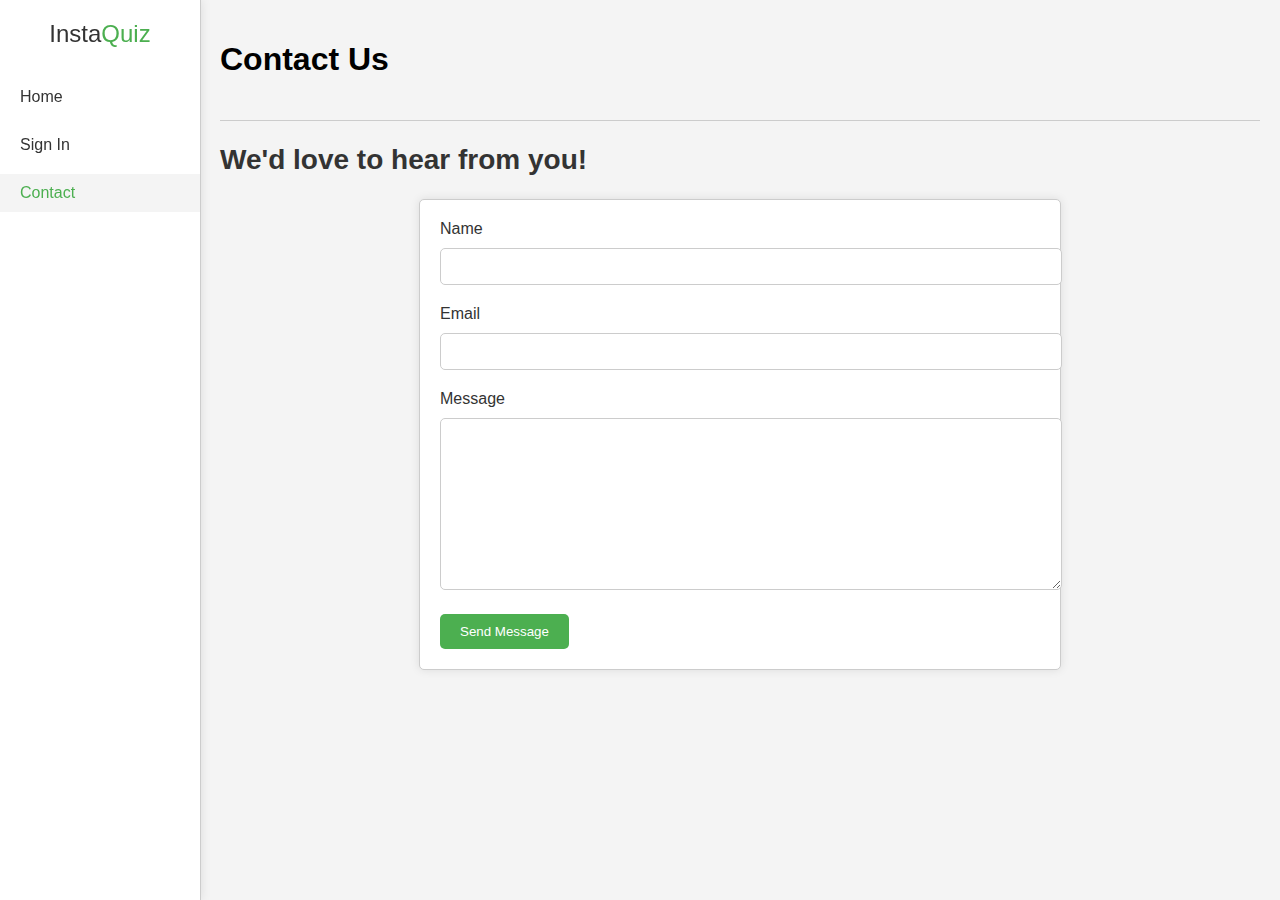
<file: InstaQuiz/html/contact.html>
<!DOCTYPE html>
<html lang="en">
<head>
    <meta charset="UTF-8">
    <meta name="viewport" content="width=device-width, initial-scale=1.0">
    <title>Contact - InstaQuiz</title>
    <link rel="stylesheet" href="../css/contact.css">
     
</head>
<body>
    <div class="sidebar">
        <div class="logo">
            Insta<span class="highlight">Quiz</span>
        </div>
        <nav>
            <ul>
                <li><a href="/InstaQuiz/InstaQuiz/html/home.html">Home</a></li>
                <li><a href="/InstaQuiz/InstaQuiz/html/signin.html">Sign In</a></li>
                <li><a class="active" href="/InstaQuiz/InstaQuiz/html/contact.html">Contact</a></li>
            </ul>
        </nav>
    </div>

    <div class="main-content">
        <header>
            <h1>Contact Us</h1>
        </header>

        <div class="content">
            <h2>We'd love to hear from you!</h2>
            <div class="contact-form">
                <form action="#" method="post">
                    <label for="name">Name</label>
                    <input type="text" id="name" name="name" required>

                    <label for="email">Email</label>
                    <input type="email" id="email" name="email" required>

                    <label for="message">Message</label>
                    <textarea id="message" name="message" required></textarea>

                    <button type="submit">Send Message</button>
                </form>
            </div>
        </div>
    </div>
</body>
</html>
</file>
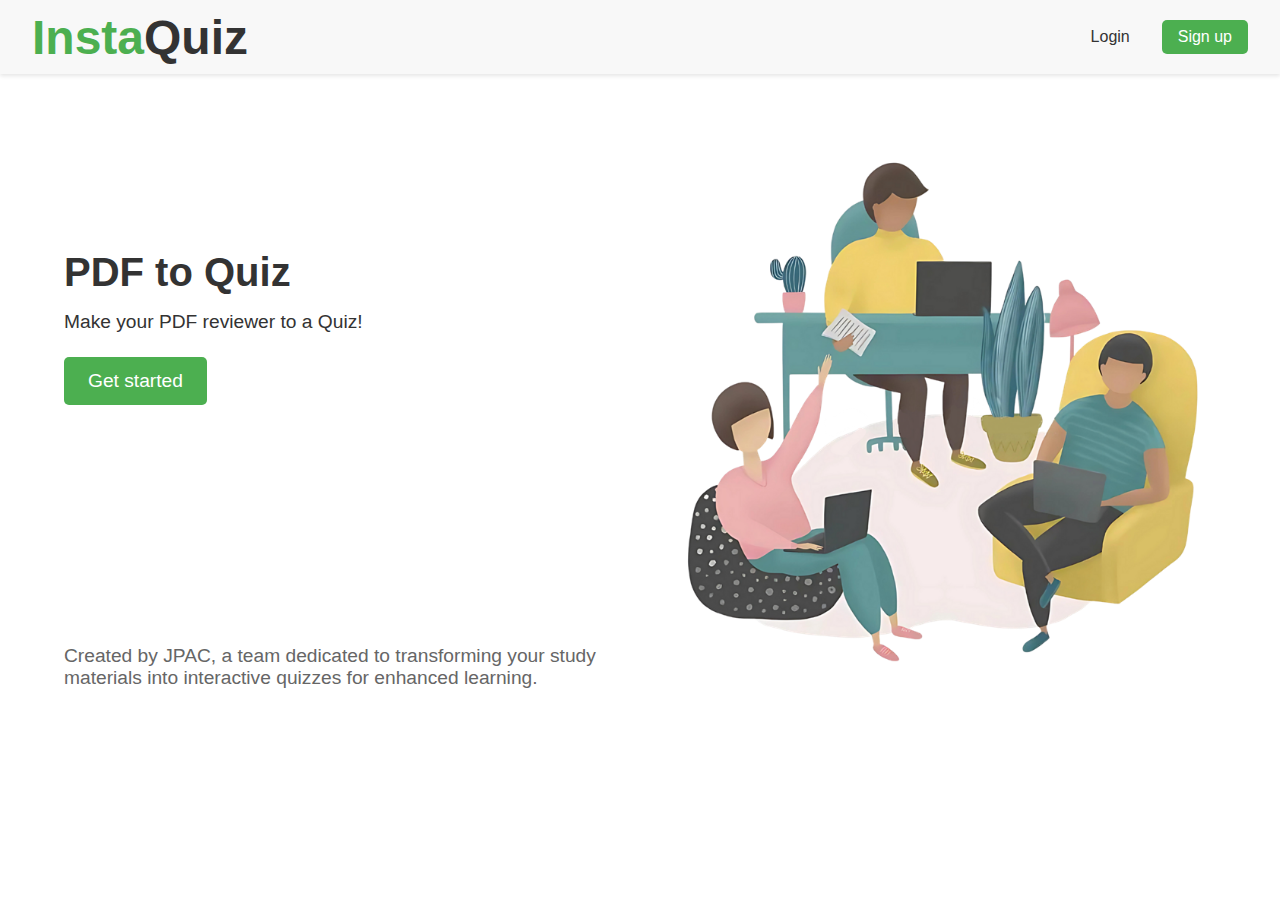
<file: InstaQuiz/html/welcome.html>
<!DOCTYPE html>
<html lang="en">
<head>
    <meta charset="UTF-8">
    <meta name="viewport" content="width=device-width, initial-scale=1.0">
    <title>InstaQuiz</title>
    <link rel="stylesheet" href="../css/welcome.css">
    <script type="module" src="../js/navigation.js"></script>
     
</head>
<body>
    <nav>
        <div class="logo" id="logo">
            <h1>
                <a href="#" id="clickable-logo" class="no-highlight">
                    <span class="logo-highlight">Insta</span>Quiz
                </a>
            </h1>
        </div>
        <div class="auth-buttons">
            <a href="#" id="login" class="login">Login</a>
            <a href="#" id="signup" class="signup">Sign up</a>
        </div>
    </nav>

    <header>
        <div class="content">
            <h2>PDF to Quiz</h2>
            <p>Make your PDF reviewer to a Quiz!</p>
            <a href="#" id="get-started" class="get-started">Get started</a>
            <p class="credits">Created by JPAC, a team dedicated to transforming your study materials into interactive quizzes for enhanced learning.</p>
        </div>
        <div class="illustration">
            <img src="../images/home_logo.png" alt="Illustration of people using laptops">
        </div>
    </header>


</body>
</html>
</file>
<file: InstaQuiz/css/contact.css>
body {
    margin: 0;
    font-family: Arial, sans-serif;
    background-color: #f4f4f4;
}

.sidebar {
    width: 200px;
    background-color: #fff;
    height: 100vh;
    position: fixed;
    top: 0;
    left: 0;
    border-right: 1px solid #ccc;
    box-shadow: 0 0 10px rgba(0, 0, 0, 0.1);
}

.logo {
    padding: 20px;
    font-size: 24px;
    text-align: center;
    color: #333;
}

.logo .highlight {
    color: #4caf50;
}

.sidebar nav ul {
    list-style: none;
    padding: 0;
    margin: 0;
}

.sidebar nav ul li {
    margin: 10px 0;
}

.sidebar nav ul li a {
    display: block;
    padding: 10px 20px;
    color: #333;
    text-decoration: none;
}

.sidebar nav ul li a.active,
.sidebar nav ul li a:hover {
    background-color: #f4f4f4;
    color: #4caf50;
}

.main-content {
    margin-left: 200px;
    padding: 20px;
}

header {
    display: flex;
    justify-content: space-between;
    align-items: center;
    padding-bottom: 20px;
    border-bottom: 1px solid #ccc;
}

.menu-btn {
    display: none;
    font-size: 24px;
    background: none;
    border: none;
    cursor: pointer;
}

.user-profile {
    display: flex;
    align-items: center;
}

.user-icon {
    font-size: 24px;
    margin-right: 10px;
}

.logout {
    text-decoration: none;
    color: #4caf50;
}

.content {
    margin-top: 20px;
}

h2 {
    font-size: 28px;
    color: #333;
}

.contact-form {
    background-color: #fff;
    padding: 20px;
    border: 1px solid #ccc;
    border-radius: 5px;
    box-shadow: 0 0 10px rgba(0, 0, 0, 0.1);
    max-width: 600px;
    margin: auto;
}

.contact-form label {
    font-size: 16px;
    color: #333;
    display: block;
    margin-bottom: 10px;
}

.contact-form input[type="text"],
.contact-form input[type="email"],
.contact-form textarea {
    width: 100%;
    padding: 10px;
    border: 1px solid #ccc;
    border-radius: 5px;
    margin-bottom: 20px;
}

.contact-form textarea {
    resize: vertical;
    height: 150px;
}

.contact-form button {
    padding: 10px 20px;
    background-color: #4caf50;
    color: #fff;
    border: none;
    cursor: pointer;
    border-radius: 5px;
}

.contact-form button:hover {
    background-color: #45a049;
}
</file>
<file: InstaQuiz/css/welcome.css>
* {
    margin: 0;
    padding: 0;
    box-sizing: border-box;
    font-family: Arial, sans-serif;
}

body {
    background-color: #fff;
    color: #333;
}

nav {
    display: flex;
    justify-content: space-between;
    align-items: center;
    padding: 0.6rem 2rem;
    background-color: #f8f8f8;
    box-shadow: 0 2px 4px rgba(0, 0, 0, 0.1);
}

.logo {
    font-size: 1.5rem;
    font-weight: bold;
}

.logo-highlight {
    color: #4CAF50; 
}

/* Sico's Note: Naki-click yung logo para bumalik sa Home page */
#clickable-logo {
    color: #333333;
    text-decoration: none; 
    cursor: pointer; 
}

.nav-links {
    list-style: none;
    display: flex;
    gap: 1.5rem;
}

.nav-links a {
    text-decoration: none;
    color: #333;
    font-size: 1rem;
}

.auth-buttons {
    display: flex;
    gap: 1rem;
}

.auth-buttons .login,
.auth-buttons .signup {
    text-decoration: none;
    font-size: 1rem;
    padding: 0.5rem 1rem;
    border-radius: 5px;
}

.auth-buttons .login {
    color: #333;
    background-color: #f8f8f8;
}

.auth-buttons .signup {
    color: #fff;
    background-color: #4CAF50;
}

header {
    display: flex;
    align-items: center;
    justify-content: space-between;
    padding: 3rem 2rem;
}

.content {
    max-width: 50%;
    padding-left: 2rem;  
}

.content h2 {
    margin-top: 8rem;
    font-size: 2.5rem;
    margin-bottom: 1rem;
}

.content p {
    font-size: 1.2rem;
    margin-bottom: 1.5rem;
}

.get-started {
    display: inline-block;
    background-color: #4CAF50;
    color: #fff;
    padding: 0.8rem 1.5rem;
    border-radius: 5px;
    text-decoration: none;
    font-size: 1.2rem;
}

.credits {
    margin-top: 15rem;
    font-size: 0.9rem;
    color: #666;
}

.illustration img {
    max-width: 100%;
    height: auto;
}

@media screen and (max-width: 768px) {
    header {
        flex-direction: column;
    }

    .content {
        max-width: 100%;
        text-align: center;
        margin-bottom: 2rem;
        padding-left: 0;  
    }

    .illustration {
        text-align: center;
    }
}
</file>
